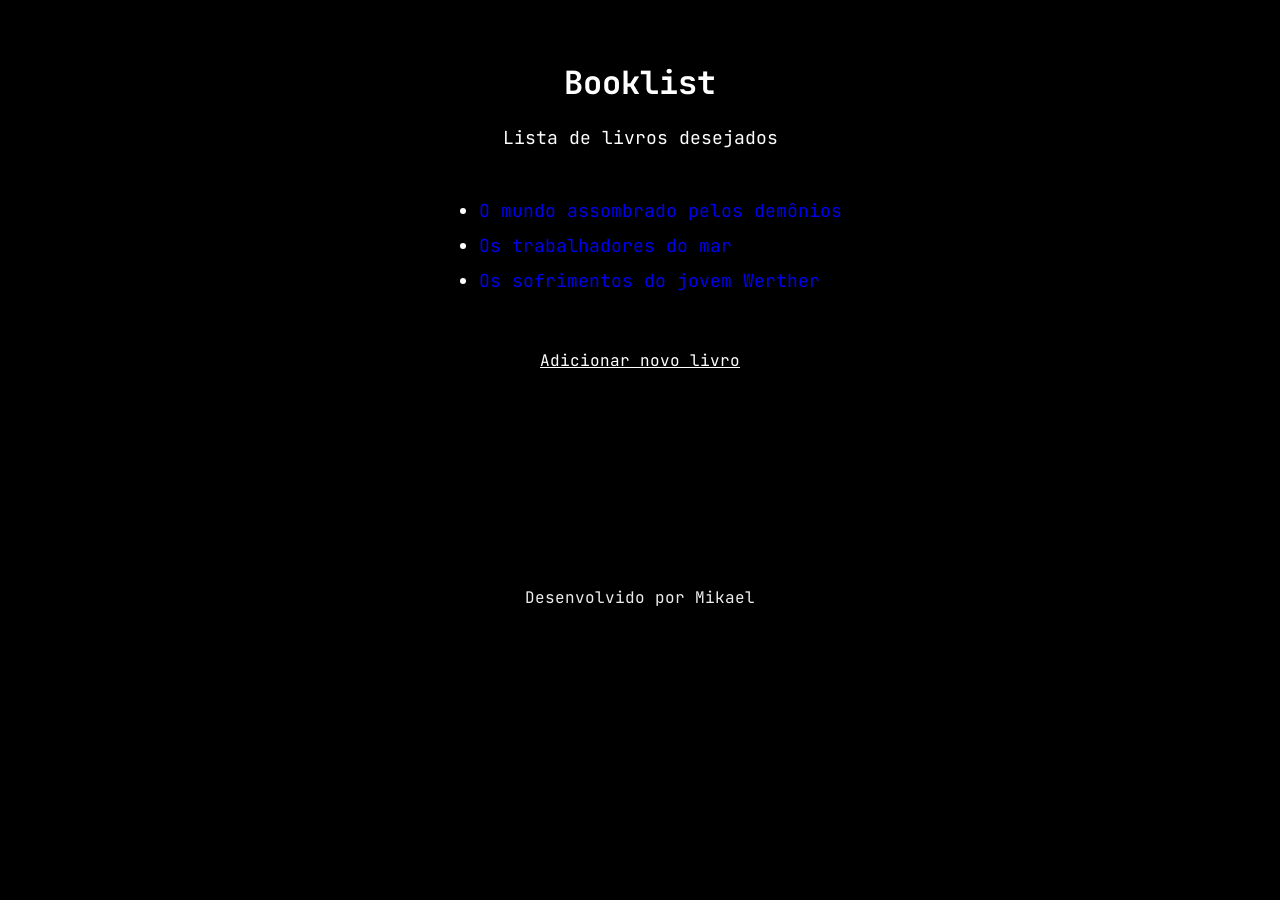
<file: index.html>
<!DOCTYPE html>
<html lang="pt-BR">
<head>
    <meta charset="UTF-8">
    <meta name="viewport" content="width=device-width, initial-scale=1.0">
    <link rel="preconnect" href="https://fonts.googleapis.com">
    <link rel="preconnect" href="https://fonts.gstatic.com" crossorigin>
    <link href="https://fonts.googleapis.com/css2?family=JetBrains+Mono:wght@400;500;600;700&display=swap" rel="stylesheet">
    <link rel="stylesheet" href="css/style.css">

    <title>Booklist</title>
</head>

<body>
    <main class="home">
        <h1>Booklist</h1>
        <p class="descricao-home">
            Lista de livros desejados
        </p>
        <ul class="livros">
            <li><a href="o-mundo-assombrado-pelos-demonios.html">O mundo assombrado pelos demônios</a></li>
            <li><a href="os-trabalhadores-do-mar.html">Os trabalhadores do mar</a></li>
            <li><a href="os-sofrimentos-do-jovem-werther.html">Os sofrimentos do jovem Werther</a></li>
            <br><br>
        </ul>
        <a class="adicionar" href="adicionar.html">Adicionar novo livro</a>
    </main>
    <footer class="footer-home">
        <a href="https://github.com/mikaelrms" target="_blank">
                Desenvolvido por Mikael
        </a>
    </footer>

</body>
</html>
</file>
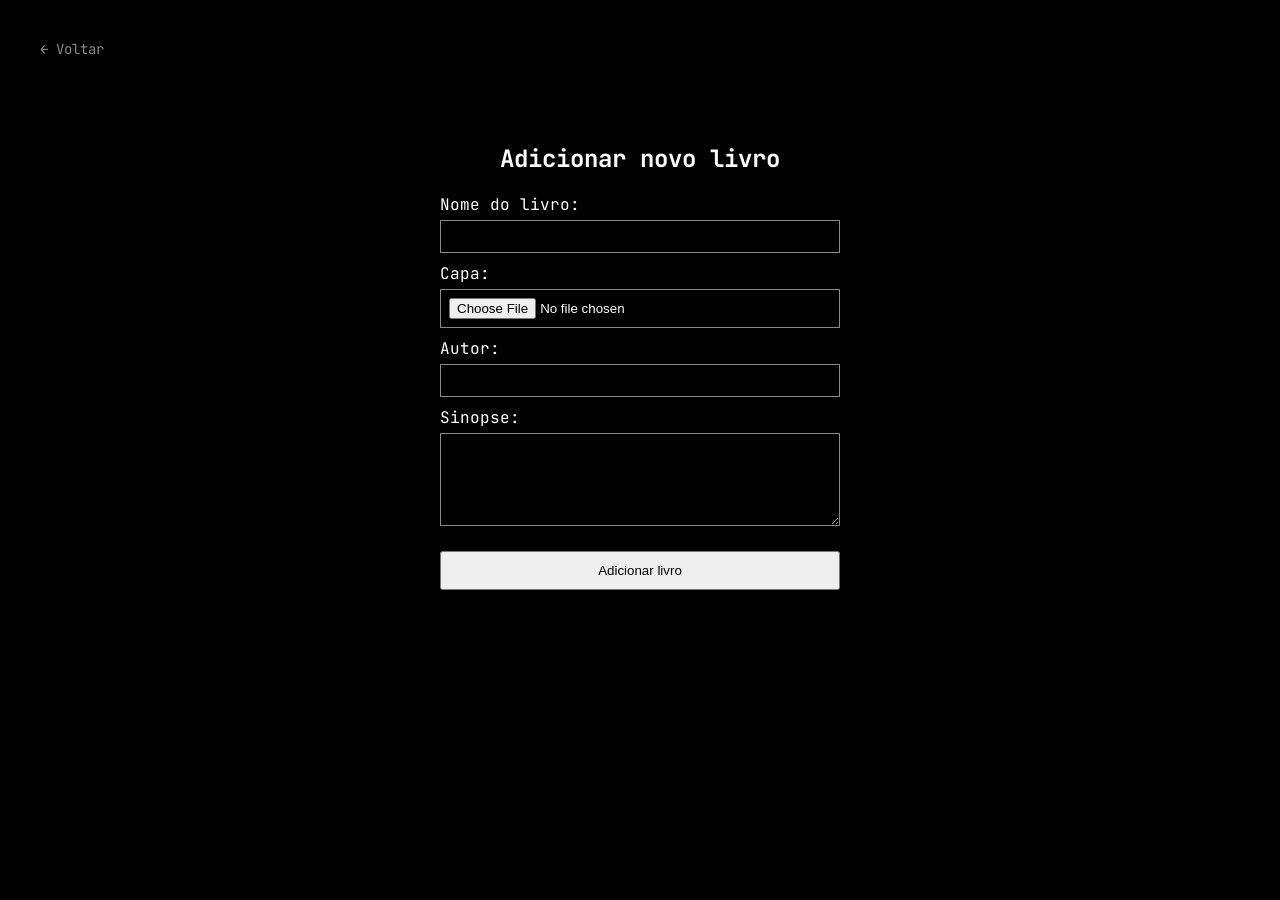
<file: adicionar.html>
<!DOCTYPE html>
<html lang="pt-BR">
<head>
    <meta charset="UTF-8">
    <meta name="viewport" content="width=device-width, initial-scale=1.0">
    <link rel="preconnect" href="https://fonts.googleapis.com">
    <link rel="preconnect" href="https://fonts.gstatic.com" crossorigin>
    <link href="https://fonts.googleapis.com/css2?family=JetBrains+Mono:wght@400;500;600;700&display=swap" rel="stylesheet">
    <link rel="stylesheet" href="css/style.css">
    <title>Adicionar novo livro</title>
</head>
<body>
    <a href="index.html" class="home-link">← Voltar</a>
    <form action="#" method="post">
    <h2>Adicionar novo livro</h2>

    <label for="nome">Nome do livro:</label>
    <input type="text" id="nome" name="nome" required>

    <label for="img">Capa:</label>
    <input type="file" name="imagem">

    <label for="autor">Autor:</label>
    <input type="text" id="autor" name="autor">

    <label for="sinopse">Sinopse:</label>
    <textarea id="sinopse" name="sinopse" rows="5"></textarea>

    <button type="submit">Adicionar livro</button>
</form>
</body>
</html>
</file>
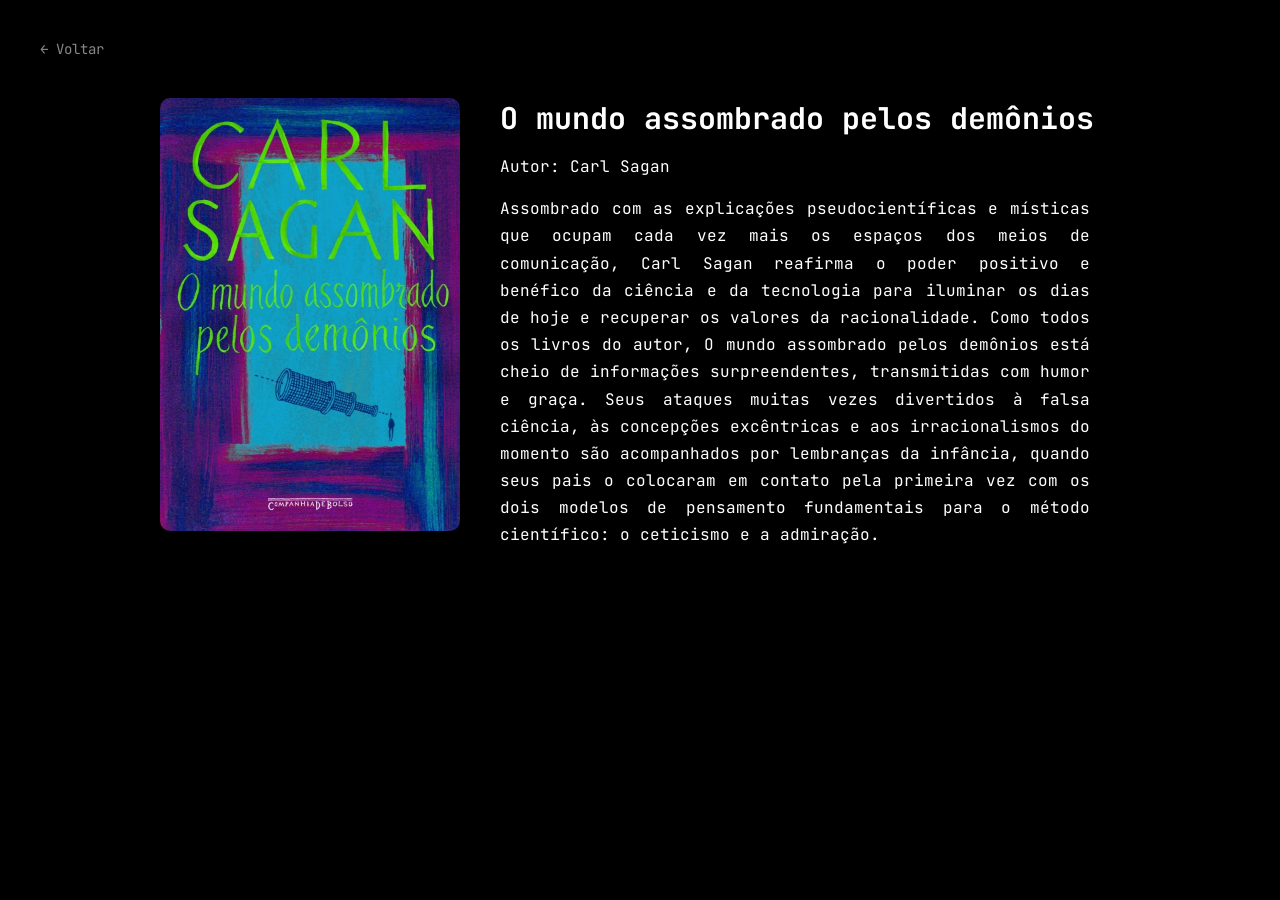
<file: o-mundo-assombrado-pelos-demonios.html>
<!DOCTYPE html>
<html lang="pt-BR">
<head>
    <meta charset="UTF-8">
    <meta name="viewport" content="width=device-width, initial-scale=1.0">
    <link rel="preconnect" href="https://fonts.googleapis.com">
    <link rel="preconnect" href="https://fonts.gstatic.com" crossorigin>
    <link href="https://fonts.googleapis.com/css2?family=JetBrains+Mono:wght@400;500;600;700&display=swap" rel="stylesheet">
    <link rel="stylesheet" href="css/style.css">
    <title>O mundo assombrado pelos demônios</title>
</head>
<body>
    <a href="index.html" class="home-link">← Voltar</a>
    <img src="img/o-mundo-assombrado-pelos-demonios.jpg" alt="O mundo assombrado pelos demônios">

    <h1 class="title">O mundo assombrado pelos demônios</h1>
    <p class="descricao">
        Autor: Carl Sagan
    </p>
    <p class="descricao">
        Assombrado com as explicações pseudocientíficas e místicas que ocupam cada vez mais os espaços dos meios de comunicação, Carl Sagan reafirma o poder positivo e benéfico da ciência e da tecnologia para iluminar os dias de hoje e recuperar os valores da racionalidade. Como todos os livros do autor, O mundo assombrado pelos demônios está cheio de informações surpreendentes, transmitidas com humor e graça. Seus ataques muitas vezes divertidos à falsa ciência, às concepções excêntricas e aos irracionalismos do momento são acompanhados por lembranças da infância, quando seus pais o colocaram em contato pela primeira vez com os dois modelos de pensamento fundamentais para o método científico: o ceticismo e a admiração.
    </p>
</body>
</html>
</file>
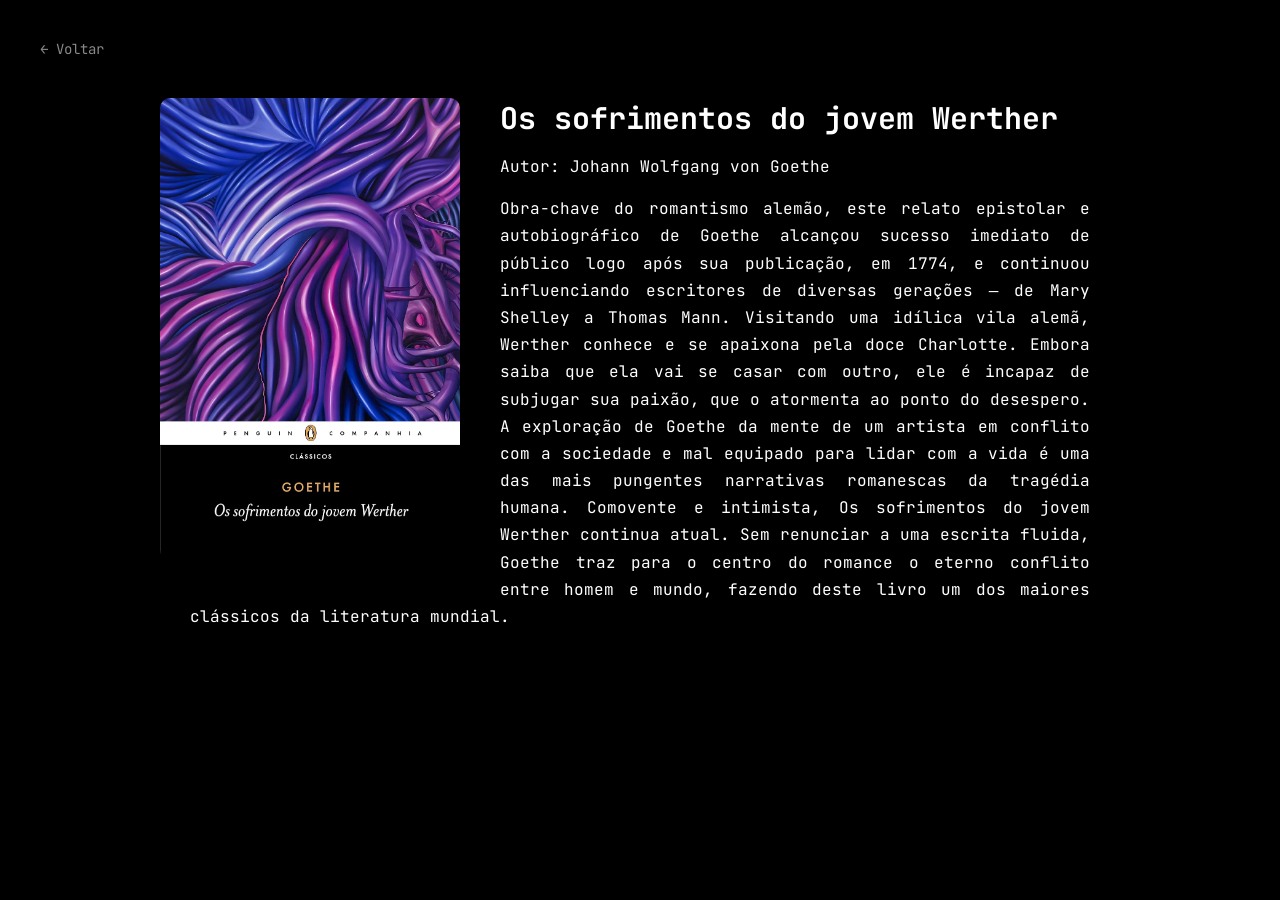
<file: os-sofrimentos-do-jovem-werther.html>
<!DOCTYPE html>
<html lang="pt-BR">
<head>
    <meta charset="UTF-8">
    <meta name="viewport" content="width=device-width, initial-scale=1.0">
    <link rel="preconnect" href="https://fonts.googleapis.com">
    <link rel="preconnect" href="https://fonts.gstatic.com" crossorigin>
    <link href="https://fonts.googleapis.com/css2?family=JetBrains+Mono:wght@400;500;600;700&display=swap" rel="stylesheet">
    <link rel="stylesheet" href="css/style.css">
    <title>Os sofrimentos do jovem Werther</title>
</head>
<body>
    <a href="index.html" class="home-link">← Voltar</a>
    <img src="img/os-sofrimentos-do-jovem-werther.jpg" alt="Os sofrimentos do jovem Werther">
    <h1 class="title">Os sofrimentos do jovem Werther</h1>
    <p class="descricao">
        Autor: Johann Wolfgang von Goethe
    </p>
    <p class="descricao">
        Obra-chave do romantismo alemão, este relato epistolar e autobiográfico de Goethe alcançou sucesso imediato de público logo após sua publicação, em 1774, e continuou influenciando escritores de diversas gerações ― de Mary Shelley a Thomas Mann.
        Visitando uma idílica vila alemã, Werther conhece e se apaixona pela doce Charlotte. Embora saiba que ela vai se casar com outro, ele é incapaz de subjugar sua paixão, que o atormenta ao ponto do desespero. A exploração de Goethe da mente de um artista em conflito com a sociedade e mal equipado para lidar com a vida é uma das mais pungentes narrativas romanescas da tragédia humana.
        Comovente e intimista, Os sofrimentos do jovem Werther continua atual. Sem renunciar a uma escrita fluida, Goethe traz para o centro do romance o eterno conflito entre homem e mundo, fazendo deste livro um dos maiores clássicos da literatura mundial.
    </p>
</body>
</html>
</file>
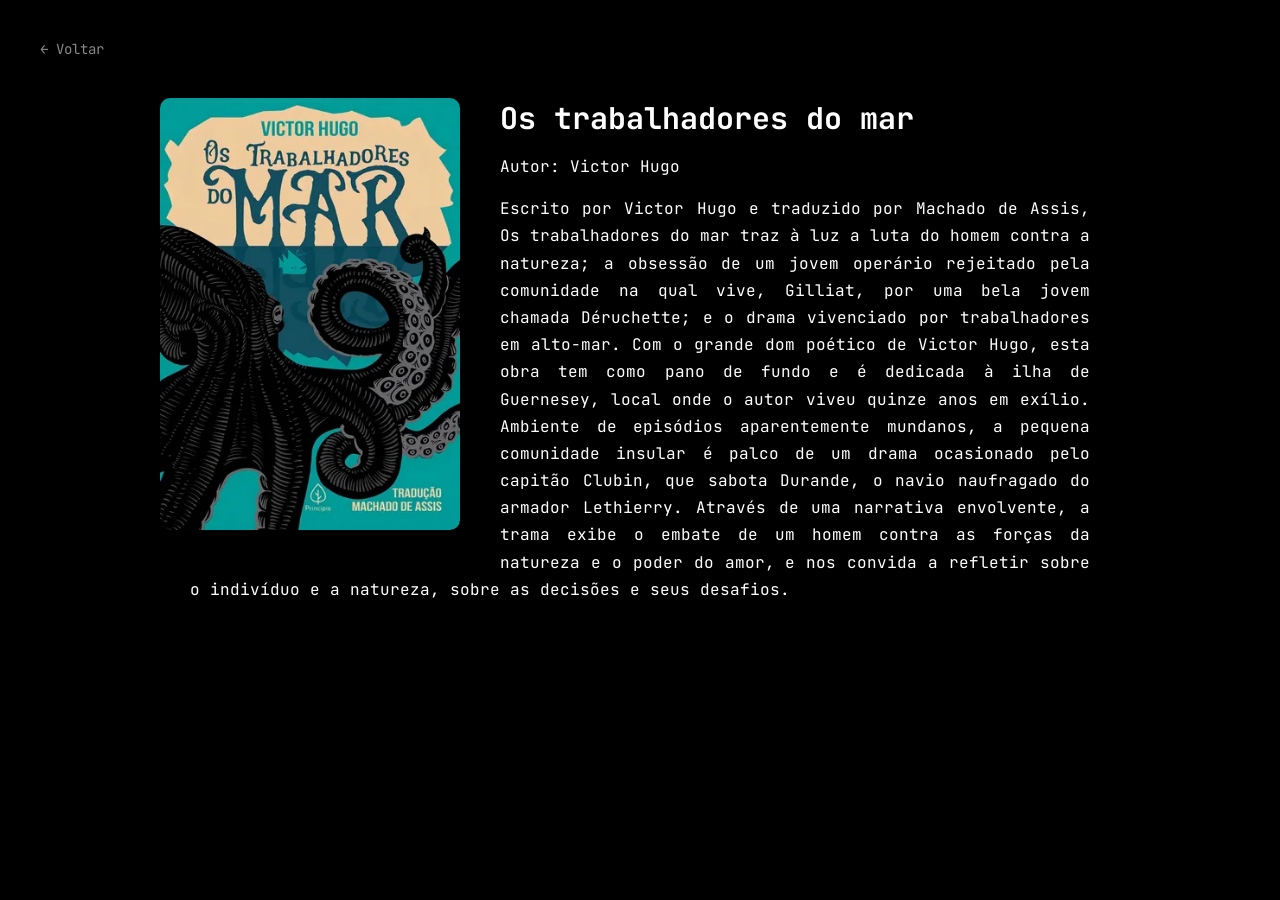
<file: os-trabalhadores-do-mar.html>
<!DOCTYPE html>
<html lang="pt-BR">
<head>
    <meta charset="UTF-8">
    <meta name="viewport" content="width=device-width, initial-scale=1.0">
    <link rel="preconnect" href="https://fonts.googleapis.com">
    <link rel="preconnect" href="https://fonts.gstatic.com" crossorigin>
    <link href="https://fonts.googleapis.com/css2?family=JetBrains+Mono:wght@400;500;600;700&display=swap" rel="stylesheet">
    <link rel="stylesheet" href="css/style.css">
    <title>Os trabalhadores do mar</title>
</head>
<body>
    <a href="index.html" class="home-link">← Voltar</a>
    <img src="img/os-trabalhadores-mar.jpg" alt="Os trabalhadores do mar">
    <h1 class="title">Os trabalhadores do mar</h1>
    <p class="descricao">
        Autor: Victor Hugo 
    </p>
    <p class="descricao">
        Escrito por Victor Hugo e traduzido por Machado de Assis, Os trabalhadores do mar traz à luz a luta do homem contra a natureza; a obsessão de um jovem operário rejeitado pela comunidade na qual vive, Gilliat, por uma bela jovem chamada Déruchette; e o drama vivenciado por trabalhadores em alto-mar. Com o grande dom poético de Victor Hugo, esta obra tem como pano de fundo e é dedicada à ilha de Guernesey, local onde o autor viveu quinze anos em exílio. Ambiente de episódios aparentemente mundanos, a pequena comunidade insular é palco de um drama ocasionado pelo capitão Clubin, que sabota Durande, o navio naufragado do armador Lethierry. Através de uma narrativa envolvente, a trama exibe o embate de um homem contra as forças da natureza e o poder do amor, e nos convida a refletir sobre o indivíduo e a natureza, sobre as decisões e seus desafios.
    </p>
</body>
</html>
</file>
<file: css/style.css>
body {
    margin: 0;
    padding: 40px;
    background-color: #000;
    color: #fff;
    font-family: 'JetBrains Mono', monospace;
}

img {
    width: 300px;
    display: block;
    float: left;
    margin: 0 40px 30px 10%;
    border-radius: 10px;
}

.title {
    text-align: left;
    font-size: 30px;
    margin: 0 auto 15px;
}

.descricao {
    max-width: 900px;
    margin: 0 auto 15px;
    line-height: 1.7;
    color: #fff;
    text-align: justify;
}

.home {
    max-width: 100%;
    margin: 0 auto;
    text-align: center;
}

.home-link {
    display: block;
    margin-bottom: 40px;
    color: #888;
    text-decoration: none;
    font-size: 14px;   
}

.descricao-home {
    font-size: 18px;
}

.livros {
    width: fit-content;
    margin: 50px auto 0;
    font-size: 18px;
    text-align: left;
}

.livros li {
    margin-bottom: 12px;
}

.livros a {
    text-decoration: none;
}

.livros a:hover {
    text-decoration: underline;
}

.adicionar {
    text-align: center;
    font-size: 16px;
    color: #fff;
}

.footer-home {
    text-align: center;
    margin-top: 18%;
}

.footer-home a {
    color: #eee;
    text-decoration: none;
}

form {
    width: 90%;
    max-width: 400px;
    margin: 20px auto;
    padding: 25px;
    background-color: #000;
}

h2 { 
    text-align: center; 
} 

label { 
    display: block; 
    margin-top: 10px; 
    margin-bottom: 5px; 
}

input,textarea {
    width: 100%;
    padding: 8px;
    box-sizing: border-box;
    background-color: transparent;
    border: 1px solid #888;
    color: white;
}

button {
    width: 100%;
    margin-top: 20px;
    padding: 10px;
    cursor: pointer;
}

@media (max-width: 600px) and (max-width: 900px) {

    body {
        padding: 20px;
    }

    img {
        width: 300px;
        max-width: 400px;
        height: auto;
    }

    .title {
        font-size: 34px;
        margin-bottom: 25px;
    }

    .descricao {
        font-size: 14px;
        line-height: 1.6;
        text-align: justify;
    }

    .home-link {
        font-size: 13px;
        margin-bottom: 30px;
    }

    .home {
        margin-top: 30%;
    }
}
</file>
